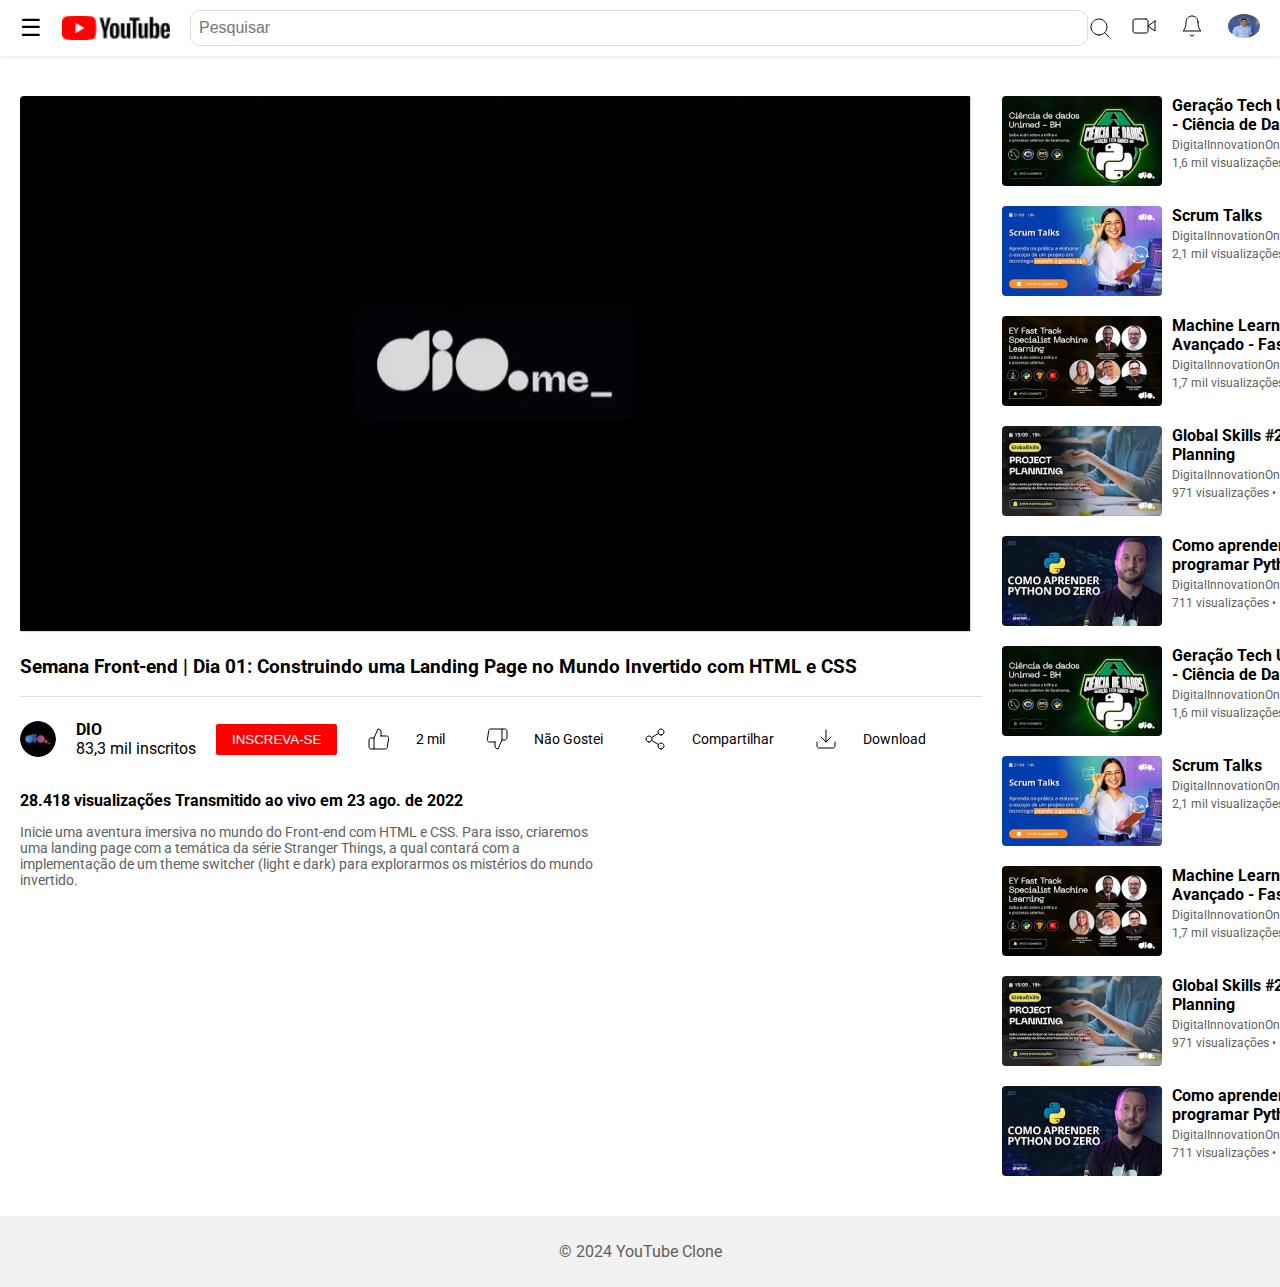
<file: desafio-2/index.html>
<!DOCTYPE html>
<html lang="pt-BR">
<head>
    <meta charset="UTF-8">
    <meta name="viewport" content="width=device-width, initial-scale=1.0">
    <title>YouTube Clone</title>
    <link rel="stylesheet" href="https://fonts.googleapis.com/css2?family=Roboto:wght@400;700&display=swap">
    <link rel="stylesheet" href="assets/css/style.css">
    <link rel="icon" href="assets/images/youtube_14198.ico" type="image/x-icon">
</head>
<body>
    <header class="header">
        <div class="menu-icon">&#9776;</div>
        <img class="youtube-logo" src="assets/images/youtube 1.png" alt="YouTube">
        <input type="text" class="search-bar" placeholder="Pesquisar">
        <img src="assets/images/search.svg" alt="Pesquisar">
        <div class="header-icons">
            <img src="assets/images/video.svg" alt="Camera">
            <img src="assets/images/bell.svg" alt="Bell">
            <img class="profile-pic" src="assets/images/perfil.jpg" alt="Profile">
        </div>
    </header>

    <main class="container">
        <div class="main-content">
            
            <div class="video-info">
               
                <div class="main-video">
                    <img src="assets/images/image 2.jpg" alt="Main Video">
                </div>
                <h3>Semana Front-end | Dia 01: Construindo uma Landing Page no Mundo Invertido com HTML e CSS</h3>
                <div class="channel-info">
                    <img class="channel-pic" src="assets/images/Channel Avatar.png" alt="Channel Pic">
                    <div class="channel-details">
                        <b>DIO</b>
                        <p>83,3 mil inscritos</p>
                    </div>
                    <button class="subscribe-btn">INSCREVA-SE</button>
                    <div class="video-actions">
                        <div>
                            <img src="assets/images/like.svg" alt="Like">
                            <span>2 mil</span>
                        </div>
                        <div>
                            <img src="assets/images/deslike.svg" alt="Dislike">
                            <span>Não Gostei</span>
                        </div>
                        <div>
                            <img src="assets/images/share-2.svg" alt="Share">
                            <span>Compartilhar</span>
                        </div>
                        <div>
                            <img src="assets/images/download.svg" alt="Download">
                            <span>Download</span>
                        </div>
                    </div>
                </div>
                
                <div class="video-stats">
                    <b>28.418 visualizações  Transmitido ao vivo em 23 ago. de 2022</b>
                    <p>Inicie uma aventura imersiva no mundo do Front-end com HTML e CSS. Para isso, criaremos uma landing page com a temática da série Stranger Things, a qual contará com a implementação de um theme switcher (light e dark) para explorarmos os mistérios do mundo invertido.</p>
                </div>
            </div>
        </div>

        <aside class="sidebar">
            <div class="sidebar-video">
                <img src="assets/images/miniatura.png" alt="Video Thumbnail">
                <div>
                    <h3>Geração Tech Unimed - BH - Ciência de Dados</h3>
                    <p>DigitalInnovationOne</p>
                    <p>1,6 mil visualizações • 2 dias atrás</p>
                </div>
            </div>
            <div class="sidebar-video">
                <img src="assets/images/miniatura4.png" alt="Video Thumbnail">
                <div>
                    <h3>Scrum Talks</h3>
                    <p>DigitalInnovationOne</p>
                    <p>2,1 mil visualizações • 3 dias atrás</p>
                </div>
            </div>
            <div class="sidebar-video">
                <img src="assets/images/miniatura3.png" alt="Video Thumbnail">
                <div>
                    <h3>Machine Learning Avançado - Fast Track</h3>
                    <p>DigitalInnovationOne</p>
                    <p>1,7 mil visualizações • 4 dias atrás</p>
                </div>
            </div>
            <div class="sidebar-video">
                <img src="assets/images/miniatura2.png" alt="Video Thumbnail">
                <div>
                    <h3>Global Skills #2 - Project Planning</h3>
                    <p>DigitalInnovationOne</p>
                    <p>971 visualizações • 5 dias atrás</p>
                </div>
            </div>
            <div class="sidebar-video">
                <img src="assets/images/miniatura5.png" alt="Video Thumbnail">
                <div>
                    <h3>Como aprender a programar Python do ZERO</h3>
                    <p>DigitalInnovationOne</p>
                    <p>711 visualizações • 1 semana atrás</p>
                </div>
            </div>
            <div class="sidebar-video">
                <img src="assets/images/miniatura.png" alt="Video Thumbnail">
                <div>
                    <h3>Geração Tech Unimed - BH - Ciência de Dados</h3>
                    <p>DigitalInnovationOne</p>
                    <p>1,6 mil visualizações • 2 dias atrás</p>
                </div>
            </div>
            <div class="sidebar-video">
                <img src="assets/images/miniatura4.png" alt="Video Thumbnail">
                <div>
                    <h3>Scrum Talks</h3>
                    <p>DigitalInnovationOne</p>
                    <p>2,1 mil visualizações • 3 dias atrás</p>
                </div>
            </div>
            <div class="sidebar-video">
                <img src="assets/images/miniatura3.png" alt="Video Thumbnail">
                <div>
                    <h3>Machine Learning Avançado - Fast Track</h3>
                    <p>DigitalInnovationOne</p>
                    <p>1,7 mil visualizações • 4 dias atrás</p>
                </div>
            </div>
            <div class="sidebar-video">
                <img src="assets/images/miniatura2.png" alt="Video Thumbnail">
                <div>
                    <h3>Global Skills #2 - Project Planning</h3>
                    <p>DigitalInnovationOne</p>
                    <p>971 visualizações • 5 dias atrás</p>
                </div>
            </div>
            <div class="sidebar-video">
                <img src="assets/images/miniatura5.png" alt="Video Thumbnail">
                <div>
                    <h3>Como aprender a programar Python do ZERO</h3>
                    <p>DigitalInnovationOne</p>
                    <p>711 visualizações • 1 semana atrás</p>
                </div>
            </div>
           
        </aside>
    </main>
    <footer>
        <p>© 2024 YouTube Clone</p>
    </footer
</body>
</html>
</file>
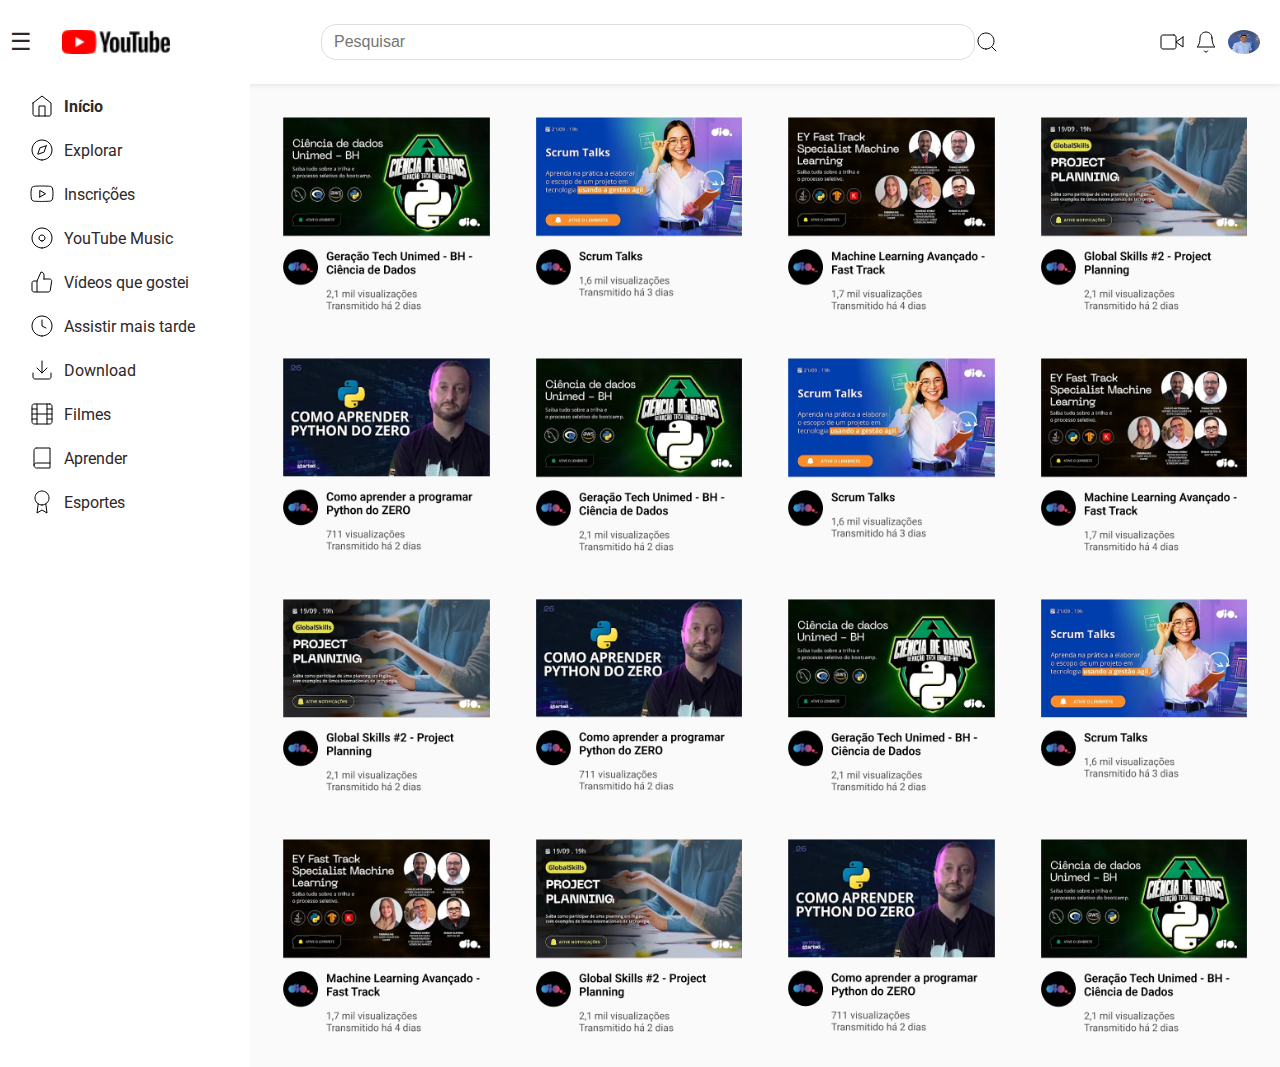
<file: desafio-3/index.html>
<!DOCTYPE html>
<html lang="pt-BR">
<head>
    <meta charset="UTF-8">
    <meta name="viewport" content="width=device-width, initial-scale=1.0">
    <title>YouTube Clone</title>
    <link rel="stylesheet" href="assets/css/style.css">
    <link href="https://fonts.googleapis.com/css2?family=Roboto:wght@400;700&display=swap" rel="stylesheet">
    <link rel="icon" href="assets/icons/youtube_14198.ico" type="image/x-icon">
</head>
<body>
    <header class="header">
        <div class="menu-icon">&#9776;</div>
        <img class="youtube-logo" src="assets/images/youtube 1.png" alt="YouTube">
        <div class="search-container">
            <input type="text" class="search-bar" placeholder="Pesquisar">
            <img src="assets/icons/search.svg" alt="Pesquisar">
        </div>
        <div class="header-icons">
            <img src="assets/icons/video.svg" alt="Camera">
            <img src="assets/icons/bell.svg" alt="Bell">
            <img class="profile-pic" src="assets/images/perfil.jpg" alt="Profile">
        </div>
    </header>

    <div class="container">
        <aside class="sidebar">
            <ul>
                <li>
                    <img src="assets/icons/home.svg" alt="Ícone 1">
                    <span><b>Início</b></span>
                </li>
                <li>
                    <img src="assets/icons/compass.svg" alt="Ícone 2">
                    <span>Explorar</span>
                </li>
                <li>
                    <img src="assets/icons/youtube.svg" alt="Ícone 3">
                    <span>Inscrições</span>
                </li>
                <li>
                    <img src="assets/icons/disc.svg" alt="Ícone 1">
                    <span>YouTube Music</span>
                </li>
                <li>
                    <img src="assets/icons/like.svg" alt="Ícone 2">
                    <span>Vídeos que gostei</span>
                </li>
                <li>
                    <img src="assets/icons/clock.svg" alt="Ícone 3">
                    <span>Assistir mais tarde</span>
                </li>
                <li>
                    <img src="assets/icons/download.svg" alt="Ícone 1">
                    <span>Download</span>
                </li>
                <li>
                    <img src="assets/icons/film.svg" alt="Ícone 2">
                    <span>Filmes</span>
                </li>
                <li>
                    <img src="assets/icons/book.svg" alt="Ícone 3">
                    <span>Aprender</span>
                </li>
                <li>
                    <img src="assets/icons/award.svg" alt="Ícone 3">
                    <span>Esportes</span>
                </li>
                <!-- Adicione mais itens conforme necessário -->
            </ul>
        </aside>

        <main class="main-content">
            <div class="grid-container">
                <div class="grid-item"><img src="assets/images/Video.png" alt="Imagem 1"></div>
                <div class="grid-item"><img src="assets/images/Video (1).png" alt="Imagem 2"></div>
                <div class="grid-item"><img src="assets/images/Video (2).png" alt="Imagem 3"></div>
                <div class="grid-item"><img src="assets/images/Video (3).png" alt="Imagem 4"></div>
                <div class="grid-item"><img src="assets/images/Video (4).png" alt="Imagem 1"></div>
                <div class="grid-item"><img src="assets/images/Video.png" alt="Imagem 1"></div>
                <div class="grid-item"><img src="assets/images/Video (1).png" alt="Imagem 2"></div>
                <div class="grid-item"><img src="assets/images/Video (2).png" alt="Imagem 3"></div>
                <div class="grid-item"><img src="assets/images/Video (3).png" alt="Imagem 4"></div>
                <div class="grid-item"><img src="assets/images/Video (4).png" alt="Imagem 1"></div>
                <div class="grid-item"><img src="assets/images/Video.png" alt="Imagem 1"></div>
                <div class="grid-item"><img src="assets/images/Video (1).png" alt="Imagem 2"></div>
                <div class="grid-item"><img src="assets/images/Video (2).png" alt="Imagem 3"></div>
                <div class="grid-item"><img src="assets/images/Video (3).png" alt="Imagem 4"></div>
                <div class="grid-item"><img src="assets/images/Video (4).png" alt="Imagem 1"></div>
                <div class="grid-item"><img src="assets/images/Video.png" alt="Imagem 1"></div>
                <!-- Continue adicionando os itens conforme necessário -->
            </div>
        </main>
    </div>

   
</body>
</html>
</file>
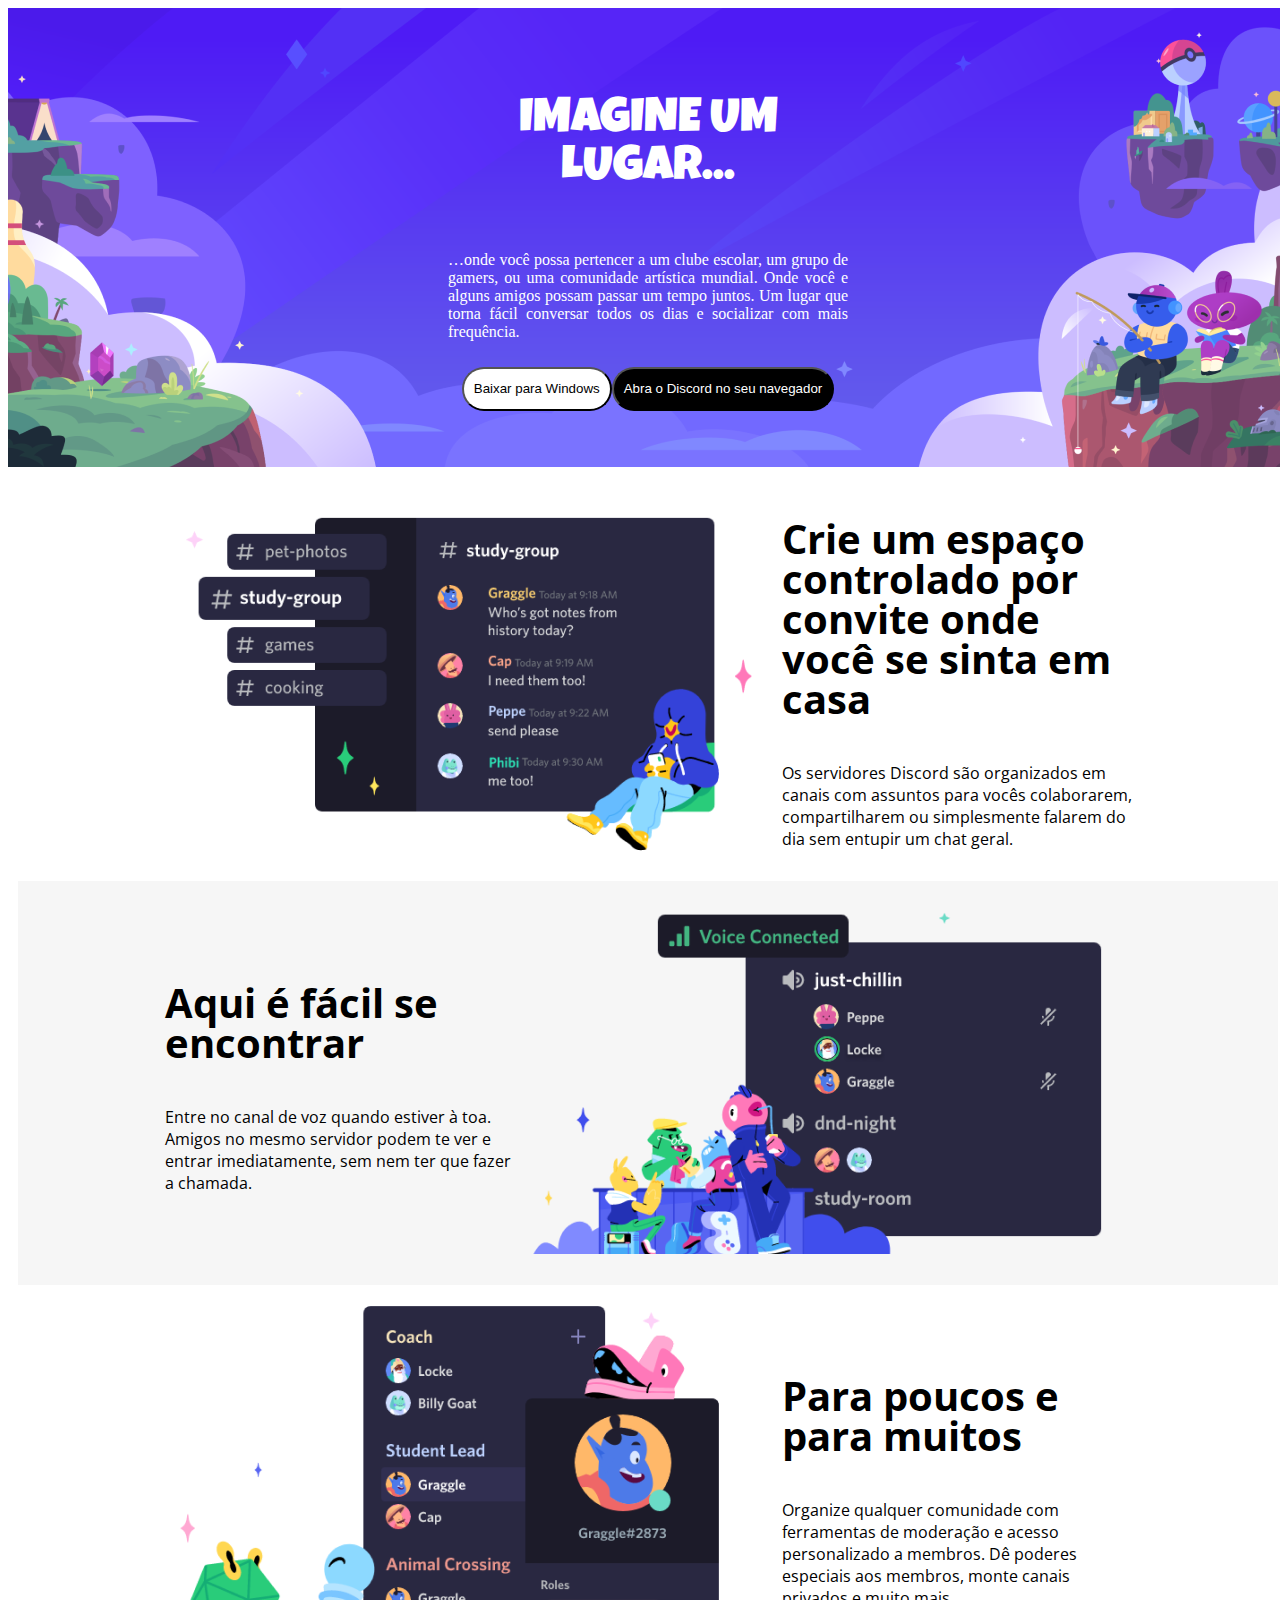
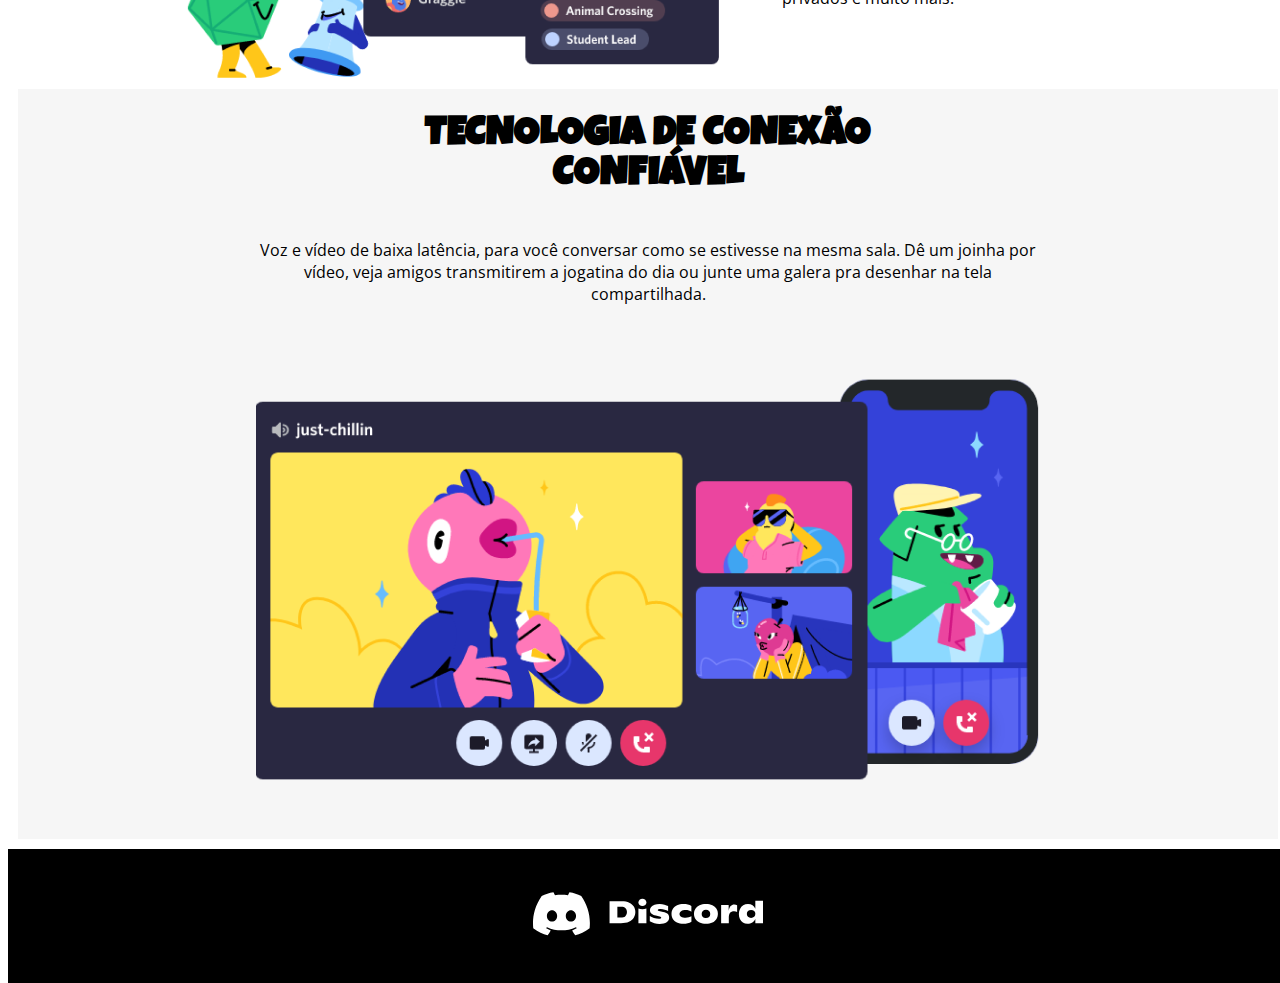
<file: desafio-4/index.html>
<!DOCTYPE html>
<html lang="pt-br">
<head>
    <meta charset="UTF-8">
    <meta http-equiv="X-UA-Compatible" content="IE=edge">
    <meta name="viewport" content="width=device-width, initial-scale=1.0">
    <title>Document</title>
    <link rel="stylesheet" href="assets/css/style.css">
</head>
<body>
    <header>
        <h1>IMAGINE UM <br> LUGAR...</h1>
        <p>…onde você possa pertencer a um clube escolar, um grupo de gamers, ou uma comunidade artística mundial. Onde você e alguns amigos possam passar um tempo juntos. Um lugar que torna fácil conversar todos os dias e socializar com mais frequência.</p>
        <section class="button">
            <button class="button01">Baixar para Windows</button>
            <button class="button02">Abra o Discord no seu navegador</button>
        </section>
    </header>
    <main>
        <section class="main">
            <img src="assets/images/SectionImage01.png" alt="imagem 01" >
            <section class="text">
                <h1>Crie um espaço controlado por convite onde você se sinta em casa</h1>
                <p>Os servidores Discord são organizados em canais com assuntos para vocês colaborarem, compartilharem ou simplesmente falarem do dia sem entupir um chat geral.</p>
            </section>
        </section>
        <section class="main" id="main02">
            <img src="assets/images/SectionImage02.png" alt="imagem 02" >
            <section class="text" id="text02">
                <h1>Aqui é fácil se encontrar</h1>
                <p>Entre no canal de voz quando estiver à toa. Amigos no mesmo servidor podem te ver e entrar imediatamente, sem nem ter que fazer a chamada.</p>
            </section>
        </section>
        <section class="main">
            <img src="assets/images/SectionImage03.png" alt="imagem 03" >
            <section class="text">
                <h1>Para poucos e para muitos</h1>
                <p>Organize qualquer comunidade com ferramentas de moderação e acesso personalizado a membros. Dê poderes especiais aos membros, monte canais privados e muito mais.</p>
            </section>
        </section>
        <section class="main04">
            <section class="text">
                <h1>TECNOLOGIA DE CONEXÃO CONFIÁVEL</h1>
                <p>Voz e vídeo de baixa latência, para você conversar como se estivesse na mesma sala. Dê um joinha por vídeo, veja amigos transmitirem a jogatina do dia ou junte uma galera pra desenhar na tela compartilhada.</p>
            </section>
            <img src="assets/images/SectionImage04.png" alt="imagem 04" >
        </section>
    </main>
    <footer>
        <section class="footer">
            <svg width="230" height="44" viewBox="0 0 230 44" fill="none" xmlns="http://www.w3.org/2000/svg">
                <path d="M48.2286 3.88326C44.52 2.18884 40.5815 0.953906 36.4704 0.264648C35.9529 1.15495 35.3779 2.36114 34.9754 3.30888C30.6028 2.67705 26.2617 2.67705 21.9494 3.30888C21.5469 2.36114 20.9432 1.15495 20.4544 0.264648C16.3147 0.953906 12.3761 2.18884 8.69344 3.88326C1.24757 14.854 -0.764843 25.5662 0.241359 36.1348C5.18611 39.7247 9.95843 41.9075 14.6473 43.3435C15.7973 41.7926 16.8322 40.1268 17.7234 38.375C16.0273 37.7432 14.4173 36.9677 12.8649 36.0486C13.2674 35.7616 13.6699 35.4457 14.0436 35.1298C23.4157 39.409 33.5668 39.409 42.8238 35.1298C43.2263 35.4457 43.6 35.7616 44.0025 36.0486C42.45 36.9677 40.8402 37.7432 39.144 38.375C40.0352 40.1268 41.0702 41.7926 42.22 43.3435C46.9061 41.9075 51.7072 39.7247 56.626 36.1348C57.8621 23.9006 54.6682 13.2745 48.2286 3.88326ZM19.0171 29.6156C16.1997 29.6156 13.8998 27.0597 13.8998 23.9293C13.8998 20.7989 16.1422 18.2428 19.0171 18.2428C21.8632 18.2428 24.1917 20.7989 24.1342 23.9293C24.1342 27.0597 21.8632 29.6156 19.0171 29.6156ZM37.9079 29.6156C35.0904 29.6156 32.7876 27.0597 32.7876 23.9293C32.7876 20.7989 35.0329 18.2428 37.9079 18.2428C40.754 18.2428 43.0825 20.7989 43.025 23.9293C43.025 27.0597 40.7827 29.6156 37.9079 29.6156Z" fill="white"/>
                <path d="M76.5486 9.28125H88.7698C91.7021 9.28125 94.2032 9.74069 96.2444 10.6597C98.2855 11.5788 99.8092 12.8425 100.815 14.4794C101.822 16.1165 102.339 17.9831 102.339 20.1084C102.339 22.1761 101.822 24.043 100.758 25.7373C99.6942 27.4031 98.0844 28.7528 95.9282 29.7293C93.7721 30.7058 91.0984 31.194 87.9073 31.194H76.5486V9.28125ZM87.7636 25.6224C89.7471 25.6224 91.2709 25.1342 92.3346 24.1291C93.3984 23.1526 93.9446 21.7741 93.9446 20.0797C93.9446 18.5001 93.4559 17.2364 92.5071 16.2888C91.5584 15.341 90.1211 14.8528 88.1948 14.8528H84.3712V25.6224H87.7636Z" fill="white"/>
                <path d="M121.374 31.167C119.677 30.7361 118.154 30.1043 116.803 29.2427V24.0444C117.838 24.8486 119.189 25.4805 120.914 25.9974C122.638 26.5144 124.306 26.7729 125.916 26.7729C126.663 26.7729 127.238 26.6867 127.612 26.4857C127.986 26.2846 128.187 26.0549 128.187 25.7677C128.187 25.4517 128.072 25.1933 127.871 24.9922C127.669 24.7912 127.267 24.6188 126.663 24.4465L122.897 23.6138C120.741 23.1256 119.217 22.4075 118.297 21.5459C117.378 20.6843 116.946 19.507 116.946 18.0709C116.946 16.8647 117.349 15.8022 118.125 14.9118C118.93 14.0215 120.051 13.3322 121.517 12.844C122.983 12.3559 124.68 12.0974 126.663 12.0974C128.417 12.0974 130.027 12.2697 131.493 12.6718C132.959 13.045 134.167 13.5333 135.115 14.1077V19.0187C134.138 18.4443 132.988 17.9848 131.723 17.6401C130.429 17.2955 129.107 17.1231 127.756 17.1231C125.801 17.1231 124.823 17.4678 124.823 18.1284C124.823 18.4443 124.967 18.6741 125.283 18.8464C125.6 19.0187 126.146 19.1623 126.951 19.3346L130.084 19.909C132.126 20.2535 133.649 20.8854 134.655 21.7757C135.662 22.666 136.15 23.9583 136.15 25.7102C136.15 27.6058 135.317 29.1278 133.649 30.2192C131.982 31.3393 129.624 31.8848 126.577 31.8848C124.795 31.8273 123.07 31.5976 121.374 31.167Z" fill="white"/>
                <path d="M143.915 30.507C142.133 29.6167 140.753 28.4393 139.862 26.9459C138.942 25.4524 138.51 23.7581 138.51 21.8625C138.51 19.9958 138.97 18.3013 139.919 16.8368C140.868 15.3433 142.248 14.1945 144.059 13.333C145.87 12.5001 148.055 12.0693 150.585 12.0693C153.718 12.0693 156.306 12.7299 158.376 14.0509V19.7661C157.657 19.2778 156.795 18.847 155.817 18.5598C154.84 18.2439 153.805 18.1003 152.712 18.1003C150.757 18.1003 149.263 18.4449 148.141 19.163C147.049 19.881 146.503 20.8 146.503 21.9487C146.503 23.0688 147.02 23.9878 148.113 24.7058C149.176 25.4237 150.729 25.797 152.741 25.797C153.776 25.797 154.811 25.6534 155.817 25.3375C156.823 25.0216 157.715 24.6771 158.433 24.2176V29.7603C156.133 31.1389 153.46 31.8282 150.441 31.8282C147.883 31.8282 145.726 31.3686 143.915 30.507Z" fill="white"/>
                <path d="M166.572 30.507C164.761 29.6167 163.381 28.4393 162.432 26.9171C161.484 25.3949 160.995 23.7006 160.995 21.8051C160.995 19.9384 161.484 18.2439 162.432 16.7793C163.381 15.3146 164.761 14.1658 166.543 13.333C168.326 12.5001 170.482 12.0693 172.957 12.0693C175.43 12.0693 177.586 12.4714 179.368 13.333C181.15 14.1658 182.53 15.3146 183.479 16.7793C184.428 18.2439 184.888 19.9097 184.888 21.8051C184.888 23.6719 184.428 25.3949 183.479 26.9171C182.53 28.4393 181.179 29.6454 179.368 30.507C177.557 31.3686 175.43 31.8282 172.957 31.8282C170.51 31.8282 168.383 31.3686 166.572 30.507ZM176.091 24.9641C176.838 24.2176 177.241 23.1836 177.241 21.9487C177.241 20.6851 176.867 19.7086 176.091 18.9619C175.315 18.2152 174.28 17.8418 172.986 17.8418C171.635 17.8418 170.597 18.2152 169.821 18.9619C169.073 19.7086 168.671 20.6851 168.671 21.9487C168.671 23.2124 169.044 24.2176 169.821 24.9641C170.597 25.7396 171.635 26.113 172.986 26.113C174.28 26.0842 175.343 25.7109 176.091 24.9641Z" fill="white"/>
                <path d="M204.121 13.217V19.9662C203.316 19.4492 202.281 19.1907 201.016 19.1907C199.349 19.1907 198.054 19.7077 197.164 20.7127C196.272 21.7179 195.812 23.2976 195.812 25.4227V31.1666H188.136V12.9011H195.669V18.7312C196.071 16.6059 196.761 15.0264 197.681 14.0212C198.601 13.016 199.809 12.4705 201.274 12.4705C202.367 12.4705 203.316 12.7289 204.121 13.217Z" fill="white"/>
                <path d="M230 8.65039V31.1949H222.325V27.088C221.663 28.6389 220.685 29.8165 219.363 30.6205C218.038 31.4246 216.398 31.8267 214.443 31.8267C212.718 31.8267 211.196 31.3959 209.901 30.563C208.608 29.7303 207.603 28.5528 206.913 27.088C206.223 25.5947 205.878 23.9289 205.878 22.091C205.848 20.1667 206.223 18.4437 206.998 16.9215C207.746 15.3995 208.838 14.2219 210.218 13.3603C211.598 12.4987 213.178 12.0679 214.961 12.0679C218.613 12.0679 221.06 13.6475 222.325 16.8353V8.65039H230ZM221.175 24.8193C221.95 24.0725 222.353 23.0673 222.353 21.8612C222.353 20.6837 221.98 19.7359 221.203 19.0181C220.427 18.3001 219.392 17.9267 218.096 17.9267C216.801 17.9267 215.766 18.3001 214.991 19.0468C214.213 19.7934 213.841 20.7411 213.841 21.9474C213.841 23.1535 214.213 24.1013 214.991 24.848C215.766 25.5947 216.773 25.9681 218.066 25.9681C219.363 25.9681 220.398 25.5947 221.175 24.8193Z" fill="white"/>
                <path d="M109.414 13.9933C111.619 13.9933 113.41 12.3858 113.41 10.4034C113.41 8.42061 111.619 6.81348 109.414 6.81348C107.206 6.81348 105.418 8.42061 105.418 10.4034C105.418 12.3858 107.206 13.9933 109.414 13.9933Z" fill="white"/>
                <path d="M113.41 16.4612C110.966 17.5237 107.919 17.5524 105.418 16.4612V31.1941H113.41V16.4612Z" fill="white"/>
                </svg>
                
        </section>
    </footer>
    
</body>
</html>
</file>
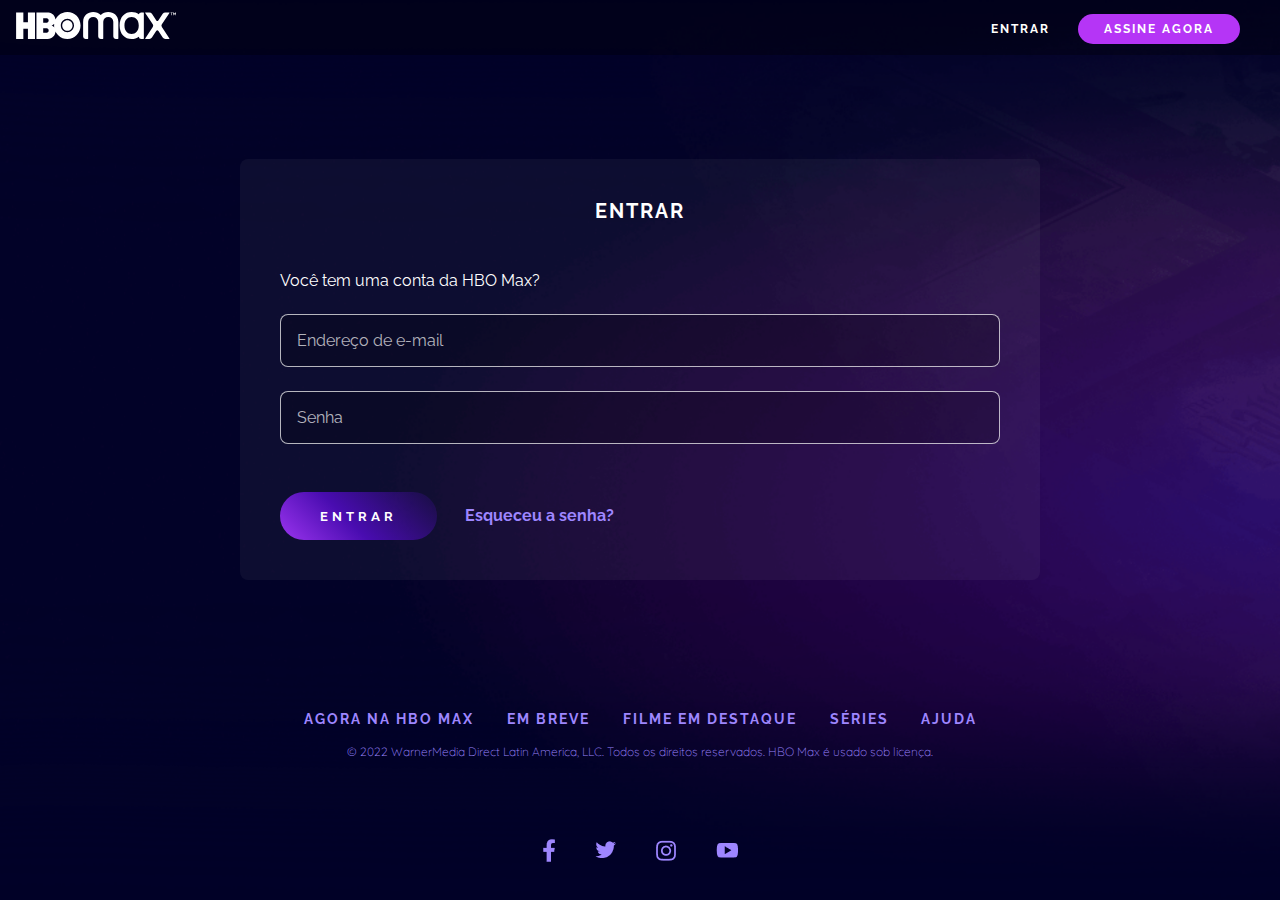
<file: desafio-5/signIn.html>
<!DOCTYPE html>
<html lang="pt-br">
  <head>
    <meta charset="UTF-8" />
    <meta http-equiv="X-UA-Compatible" content="IE=edge" />
    <meta name="viewport" content="width=device-width, initial-scale=1.0" />
    <link rel="stylesheet" href="assets/css/signIn.css" />
    <title>Entrar | HBO Max</title>
  </head>
  <body>
    <nav class="menu">
      <a href="index.html" class="menu__logo">
        <img
          src="assets/images/hbo-logo.svg"
          alt="Logotipo HBOMax com o nome da marca"
          class="menu__logo-image"
        />
      </a>
      <div>
        <a href="signIn.html" class="menu__item">Entrar</a>
        <a href="#subscription" class="menu__item menu__item--button button">
          Assine Agora
        </a>
      </div>
    </nav>
    <main class="content">
      <form class="login container">
        <h1 class="login__title">Entrar</h1>
        <label class="login__label"> Você tem uma conta da HBO Max? </label>
        <input
          class="login__field"
          type="email"
          name="email"
          id="email"
          placeholder="Endereço de e-mail"
        />
        <input
          class="login__field"
          type="password"
          name="password"
          id="password"
          placeholder="Senha"
          minlength="8"
        />

        <div class="login__actions">
          <button type="submit" class="button button--gradient">Entrar</button>
          <a href="#" class="login__link"> Esqueceu a senha? </a>
        </div>
      </form>
    </main>

    <footer class="footer container">
      <div>
        <a class="footer__link" href="https://www.hbomax.com/br/pt/sitemap">
          Agora na HBO Max
        </a>
        <a class="footer__link" href="https://www.hbomax.com/br/pt/coming-soon">
          Em breve
        </a>
        <a class="footer__link" href="https://www.hbomax.com/br/pt/feature">
          Filme em destaque
        </a>
        <a class="footer__link" href="https://www.hbomax.com/br/pt/series"
          >Séries</a
        >
        <a class="footer__link" href="https://help.hbomax.com/br">Ajuda</a>
      </div>
      <p class="text--small footer__legal">
        © 2022 WarnerMedia Direct Latin America, LLC. Todos os direitos
        reservados. HBO Max é usado sob licença.
      </p>
      <div class="footer__social">
        <a
          href="https://www.facebook.com/HBOMaxBr/"
          class="footer__social-link"
          target="_blank"
        >
          <img src="assets/images/fb_0.png" alt="Logo Facebook" />
        </a>
        <a 
          href="https://twitter.com/HBOMaxBR" 
          class="footer__social-link"
          target="_blank"
        >
          <img src="assets/images/twitter_0.png" alt="Logo Twitter" />
        </a>
        <a
          href="https://www.instagram.com/hbomaxbr/"
          class="footer__social-link"
          target="_blank"
        >
          <img src="assets/images/instagram_0.png" alt="Logo Instagram" />
        </a>
        <a
          href="https://www.youtube.com/c/hbomaxbr"
          class="footer__social-link"
          target="_blank"
        >
          <img src="assets/images/youtube_0.png" alt="Logo Youtube" />
        </a>
      </div>
    </footer>
  </body>
</html>
</file>
<file: desafio-2/assets/css/style.css>
/* Estilo Geral */
body {
    font-family: 'Roboto', sans-serif;
    margin: 0;
    padding: 0;
    background-color: white;
}

.container {
    display: flex;
    padding: 20px;
}

.main-content {
    flex-grow: 1;
    margin-right: 20px;
    display: flex;
    flex-direction: column;
}

.main-video {
    flex: 3; 
    margin-right: 10px; 
}

.sidebar {
    flex: 1;
    margin-left: 0; 

}

.sidebar-video {
    display: flex;
    margin-bottom: 20px;
}

.sidebar-video img {
    width: 160px;
    height: 90px;
    border-radius: 4px;
    margin-right: 10px;
}

.sidebar-video h3 {
    font-size: 16px;
    margin: 0;
    width: 200px;
}

.sidebar-video p {
    font-size: 12px;
    color: #606060;
    margin: 4px 0;
}

/* Estilo do Header */
.header {
    display: flex;
    align-items: center;
    padding: 10px 20px;
    background-color: white;
    box-shadow: 0 1px 5px rgba(0, 0, 0, 0.1);
    margin-bottom: 20px;
}

.menu-icon {
    font-size: 24px;
    cursor: pointer;
    margin-right: 20px;
}

.youtube-logo {
    height: 24px;
    margin-right: 20px;
}

.search-bar {
    flex-grow: 1;
    padding: 8px;
    font-size: 16px;
    border: 1px solid #ddd;
    border-radius: 10px;
}

.header-icons img {
    height: 24px;
    margin-left: 20px;
    cursor: pointer;
}

.profile-pic {
    width: 32px;
    height: 32px;
    border-radius: 50%;
}

/* Estilo do Main Content */
.main-video img {
    width: 952px;
    height: 537px;
    border-radius: 4px;
    background-color: #000;
    padding-top: 0;
}

.video-info h2 {
    font-size: 24px;
    color: #333;
    margin-bottom: 10px;
}

.channel-info {
    display: flex;
    align-items: center;
    margin-top: 10px;
    padding-top: 10px;
    border-top: 1px solid #ddd;
}

.channel-pic {
    width: 36px;
    height: 36px;
    border-radius: 50%;
    margin-right: 10px;
}

.channel-details {
    margin: 10px;
    line-height: 1.2;
}
.channel-details p {
    margin: 0;
    line-height: 1.2;
}

.subscribe-btn {
    padding: 8px 16px;
    background-color: #ff0000;
    color: white;
    border: none;
    border-radius: 2px;
    cursor: pointer;
    margin-left: 10px;
    
}

.video-actions {
    display: flex;
    align-items: center;
    margin-left: 10px;
    gap: 20px; 
}

.video-actions div {
    display: flex;
    align-items: center;
    gap: 5px; 
}

.video-actions img {
    width: 24px;
    height: 24px;
    margin: 20px;
}

.video-actions span {
    font-size: 14px;
}


.video-stats {
    margin-top: 20px;
    width: 60%;
}

.video-stats p {
    font-size: 14px;
    color: #606060;
}
footer {
    padding: 10px;
    background-color: #f1f1f1;
    text-align: center;
    color: #606060;
}
</file>
<file: desafio-3/assets/css/style.css>
/* Estilos gerais */
body {
    font-family: 'Roboto', sans-serif;
    margin: 0;
    padding: 0;
    background-color: #fafafa;
}

header {
    background-color: #333;
    color: #fff;
    text-align: center;
    padding: 0;
}

.header {
    display: flex;
    align-items: center;
    justify-content: space-between; 
    padding: 10px 0 10px 0;
    background-color: white;
    box-shadow: 0 1px 5px rgba(0, 0, 0, 0.1);
    width: 100%;
}

.menu-icon {
    font-size: 24px;
    cursor: pointer;
    margin-right: 20px;
    color: #302828;
    display: flex;
    padding: 10px;
    
}

.youtube-logo {
    height: 24px;
    margin-right: 20px;
}

.search-container {
    position: relative;
    flex-grow: 1;
    display: flex;
    justify-content: center;
    
}

.search-bar {
    width: 100%;
    max-width: 600px; 
    padding: 8px 40px 8px 12px; 
    font-size: 16px;
    border: 1px solid #ddd;
    border-radius: 15px;
}

.search-icon {
    position: absolute;
    right: 20px;
    top: 50%;
    transform: translateY(-50%);
    width: 20px;
    height: 20px;
    cursor: pointer;
}

.header-icons {
    display: flex;
    align-items: center;
    padding: 20px;
}

.header-icons img {
    height: 24px;
    margin-left: 10px;
    cursor: pointer;
}

.profile-pic {
    width: 32px;
    height: 32px;
    border-radius: 50%;
}


h1 {
    margin: 0;
}

/* Container principal */
.container {
    display: grid;
    grid-template-columns: 250px 1fr;
    width: 100%;
    height: 100vh;
}

/* Sidebar */
.sidebar {
    background-color: #ffffff;
    padding:  0 0 0 20px;
    color: #302828;
    height: 100%; 
    display: flex;
    flex-direction: column;
   
}

.sidebar ul {
    list-style: none;
    padding: 10px;
    margin: 0;
    flex-grow: 2;
    height: 100%;
}

.sidebar li {
    display: flex;
    align-items: center;
    margin-bottom: 20px;
    cursor: pointer;
    
}

.sidebar img {
    width: 24px;
    height: 24px;
    margin-right: 10px;
}

.sidebar span {
    font-size: 16px;
}

/* Conteúdo Principal */
.main-content {
    padding: 20px;
}

.grid-container {
    display: grid;
    grid-template-columns: repeat(4, 1fr);
    grid-template-rows: repeat(4, 1fr);
    gap: 20px;
}

.grid-item img {
    width: 100%;
    height: 100% ;
    border-radius: 8px;
    cursor: pointer;
}
</file>
<file: desafio-4/assets/css/style.css>
@import url('https://fonts.googleapis.com/css2?family=Luckiest+Guy&family=Roboto:ital,wght@0,100;0,300;0,400;0,500;0,700;0,900;1,100;1,300;1,400;1,500;1,700;1,900&display=swap');
@import url('https://fonts.googleapis.com/css2?family=Open+Sans:ital,wght@0,300;0,400;0,500;0,600;0,700;0,800;1,300;1,400;1,500;1,600;1,700;1,800&display=swap');
body{
    position: absolute;
    width: 100%;
    display: flex;
    flex-direction: column;
    justify-items: center;
}
header{
    background-color: darkblue;
    display: flex;
    flex-direction: column;
    background-image: url("../images/HeaderBackground.png");
    background-size: cover;
    width: 100%;
    height: 459px; 
    text-align: left;
    justify-items: center;
    align-items: center;
    justify-content: center;
}
header h1{
    color: white;
    font-family: 'Luckiest Guy';
    font-style: normal;
    font-weight: 400;
    font-size: 3rem;
    line-height: 3rem;
}
header p{
    color: white;
    padding: 10px;
}
button{
    border-radius: 28px;
    padding: 10px;
    height: 44px;
}
.button{
    display: flex;
    flex-direction: column;
}
.button01{
    color: black;
    background-color: white; 
}
.button02{
    color: white;
    background-color: black;
}
/* main */
main{
    padding: 10px;
    display: flex;
    flex-direction: column;
}
.main{
    justify-content: center;
    display: flex;
    flex-direction: column;
}
.text{
    font-family: 'Open Sans';
    justify-content: center;
    width: 100%;
    display: flex;
    flex-direction: column;
}
.text h1{
    font-size: 2.5rem;
    line-height: 2.5rem;
}
#main02{
    background-color: #F6F6F6;
}
.main04{
    justify-content: center;
    align-items: center;
    display: flex;
    flex-direction: column;
    background-color: #F6F6F6;
}
.main04 section{
    display: flex;
    justify-content: center;
    align-items: center;
    width: 100%;
    text-align: center;
}
.main04 section h1{
    display: flex;
    font-family: 'Luckiest Guy';
    width: 100%;
}
img{
    
    margin: 5px;
    max-width: 100%;
    width: auto;
    object-fit: contain;
}

/* footer */
footer{
    display: flex;
    color: white;
    background-color: black;
    height: 134px;
    width: 100%;
    text-align: center;
    justify-items: center;
    align-items: center;
    justify-content: center;
}
@media screen and (min-width:500px){
    header{
        background-color: darkblue;
    }
    header h1{
        text-align: center;
    }
    header p{
        width: 400px;
        text-align: justify;
    }
    .button{
        flex-direction: row;
    }
    button{
        text-align: center;
    }
    /* main */
    .main{
        flex-direction: row;
    }
    .text{
        width: 350px; 
    }
    #text02{
        order: -1;
    }
    .main04 section{
        width: 800px;
    }
    .main04 section h1{
        width: 600px; 
    }
}
</file>
<file: desafio-5/assets/css/signIn.css>
@import url("global.css");

body {
  background-image: url("../images/background-movies-series.png");
  background-size: cover;
  height: 100vh;
}

.content {
  display: flex;
  justify-content: center;
  align-items: center;
  font-family: "Quicksand", cursive;
  width: 100%;
  height: 70%;
  padding: 24px;
}

.menu {
  position: relative;
}

.login {
  width: 100%;
  max-width: 800px;
  background-color: var(--form-bg-color);
  border-radius: 8px;
  display: flex;
  flex-direction: column;
  gap: 24px;
  padding: 40px;
}

.login__title {
  letter-spacing: 2px;
  text-transform: uppercase;
  font-size: 1.25rem;
  margin-bottom: 24px;
}

.login__label {
  text-align: left;
}

.login__field {
  background: var(--form-field-bg-color);
  border: var(--form-field-border);
  border-radius: 8px;
  color: var(--text-color);
  padding: 16px;
  font-size: 1rem;
}

.login__field::placeholder {
  color: var(--form-field-placeholder);
}

.login__field:invalid {
  border-color: var(--form-field-error);
}

.login__actions {
  margin-top: 24px;
  text-align: left;
}

.login__link {
  color: var(--link-color);
  text-decoration: none;
  margin-left: 24px;
  font-weight: bold;
}

/* Media Queries */

@media screen and (max-width: 480px) {
  body {
    height: auto;
  }

  .login__actions .button {
    display: block;
    margin-bottom: 24px;
  }

  .login__link {
    margin: 0;
  }
}
</file>
